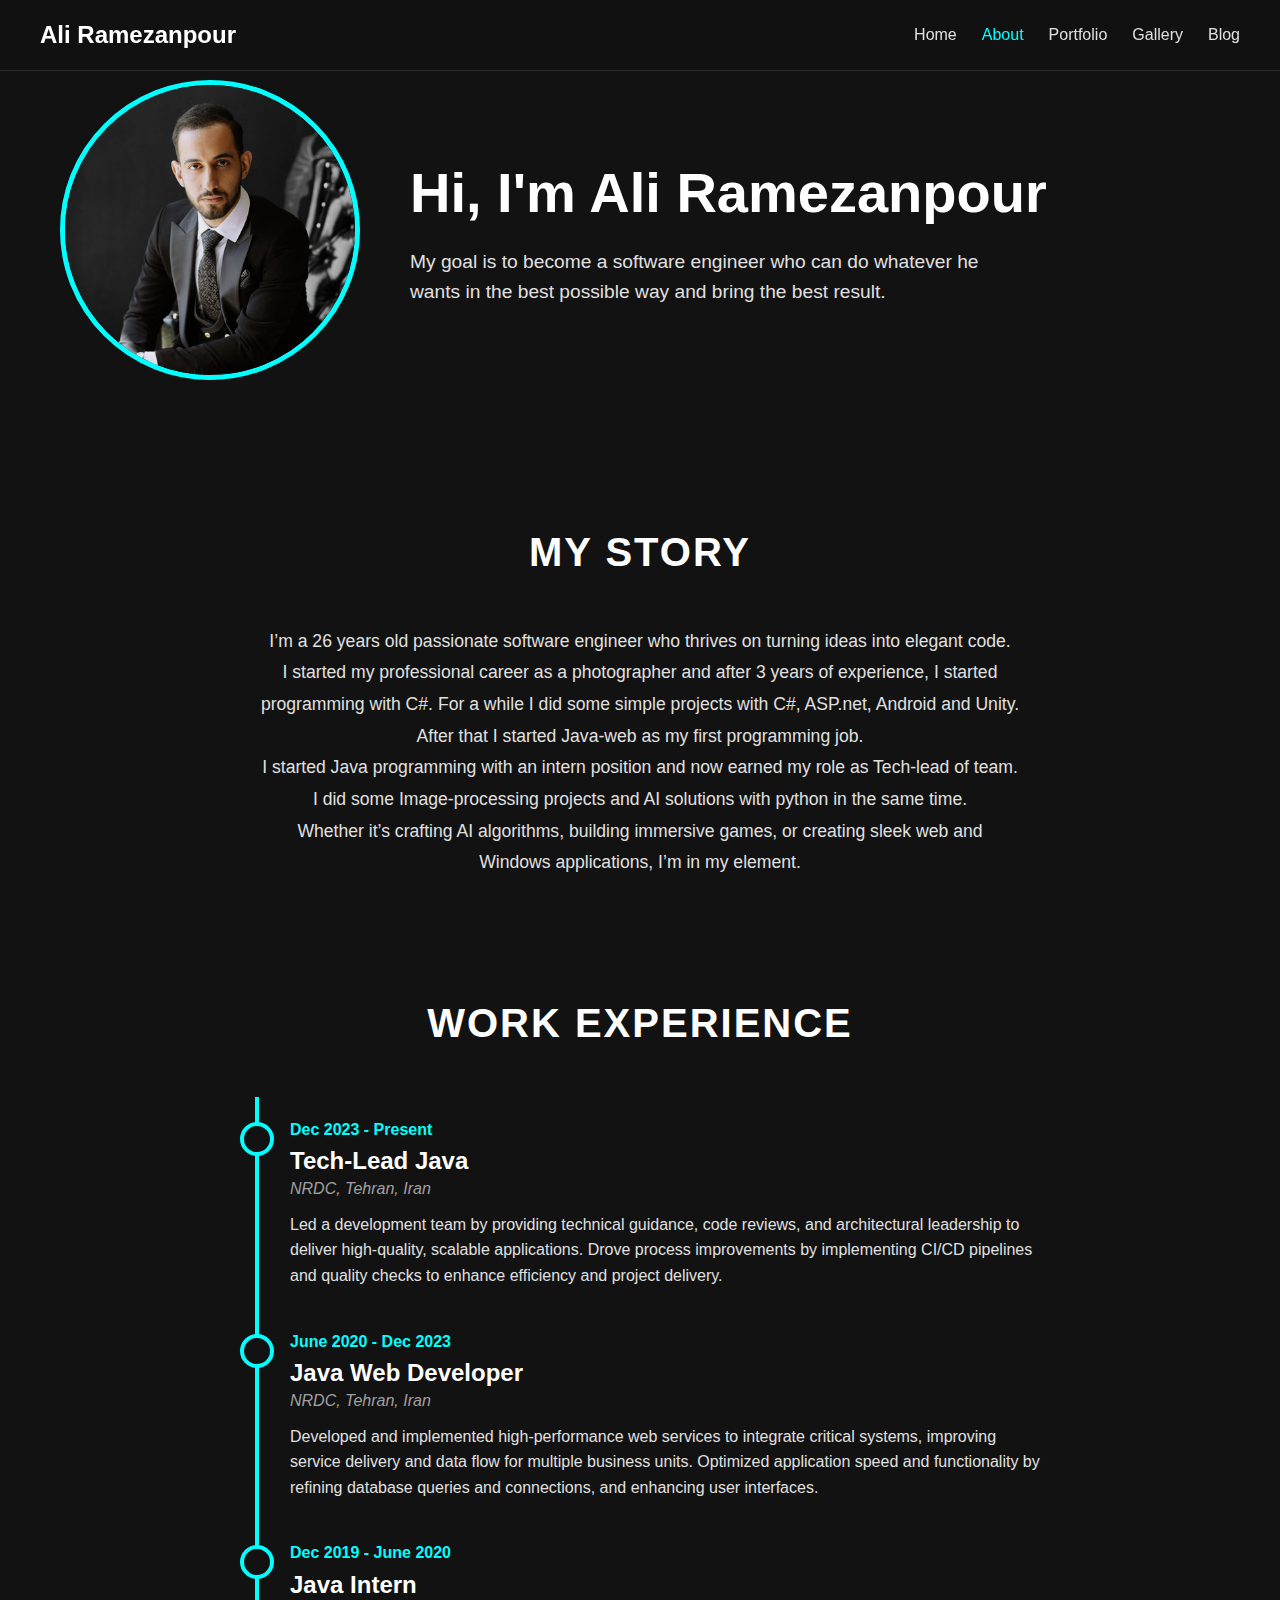
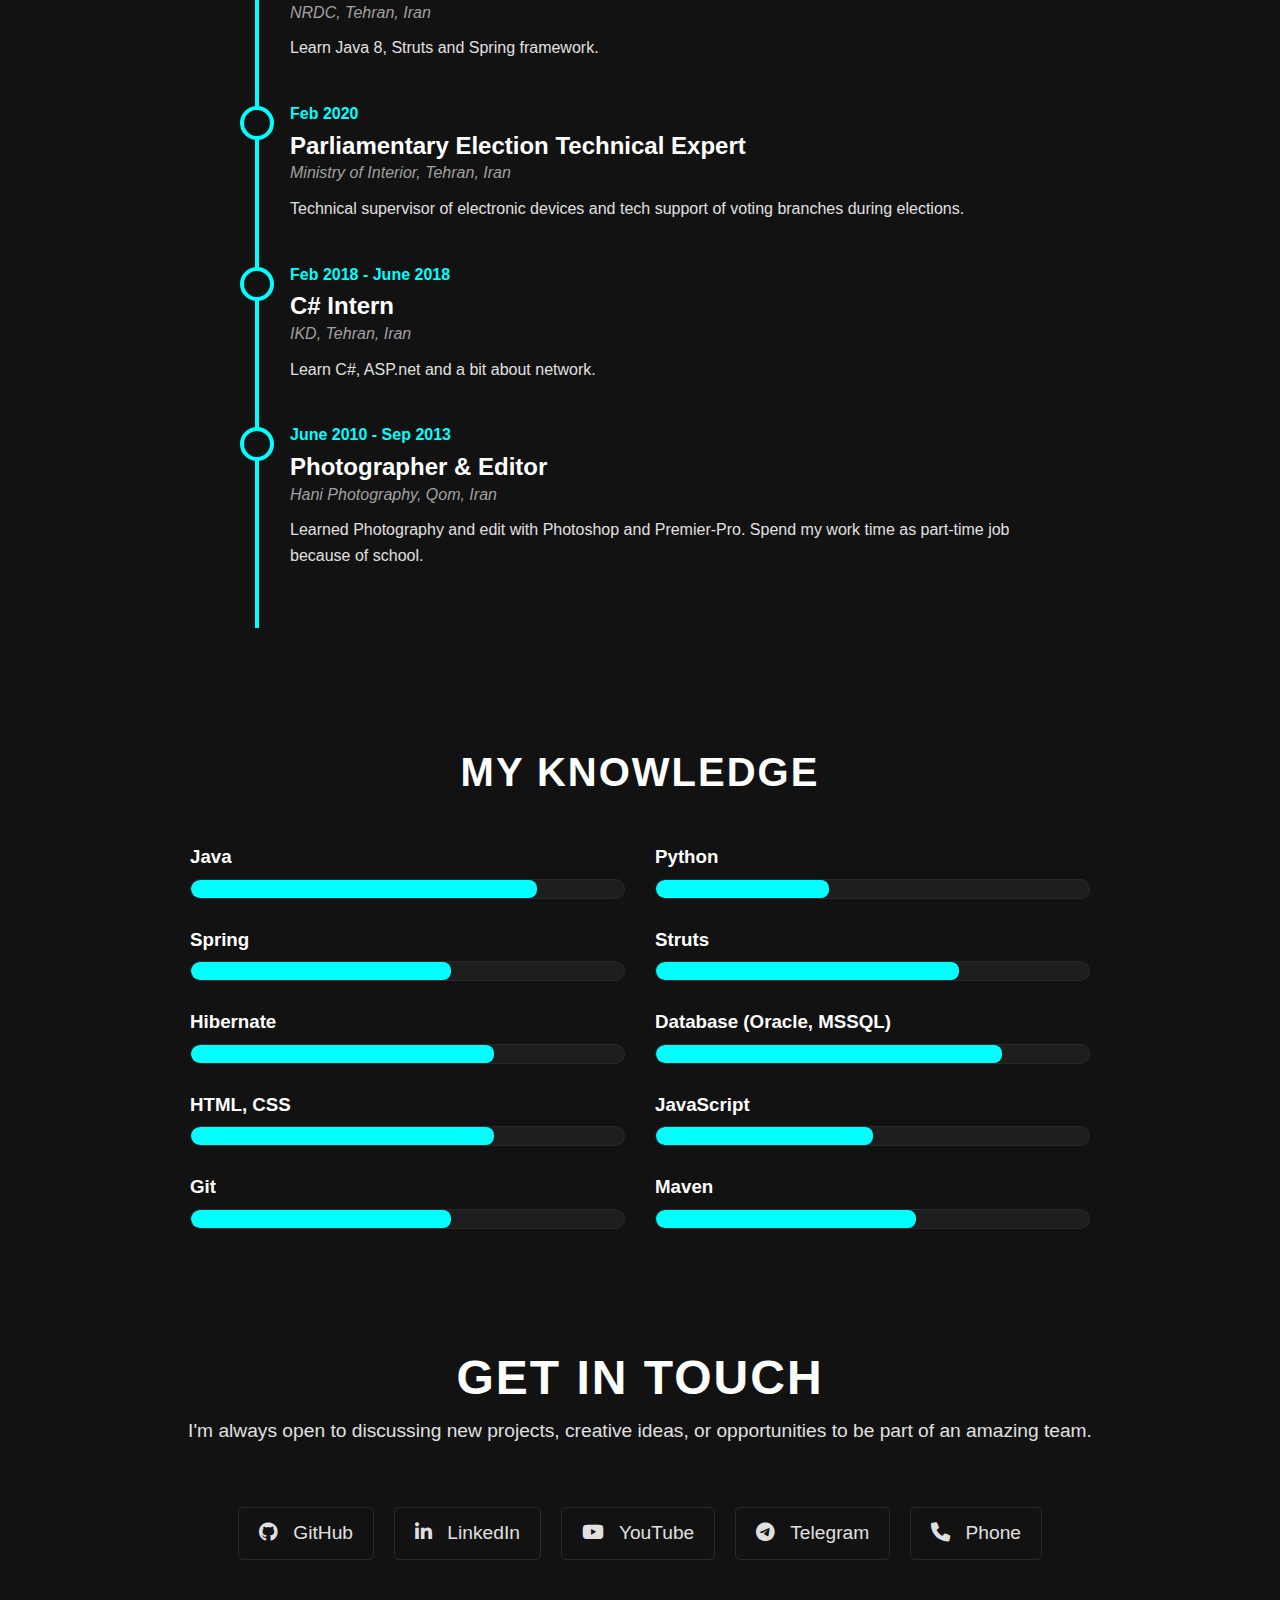
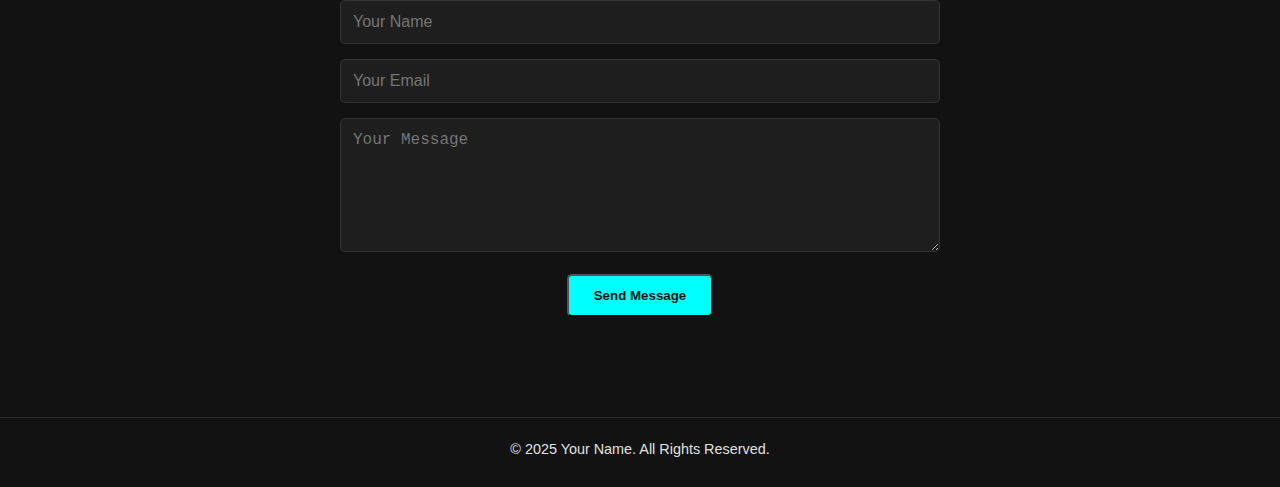
<file: src/about/about.html>
<!DOCTYPE html>
<html lang="en">
<head>
    <meta charset="UTF-8">
    <meta name="viewport" content="width=device-width, initial-scale=1.0">
    <title>About Ali Ramezanpour</title>
    <link rel="stylesheet" href="https://cdnjs.cloudflare.com/ajax/libs/font-awesome/6.0.0-beta3/css/all.min.css">
    <link rel="stylesheet" href="../assets/style.css">
    <link rel="stylesheet" href="../portfolio/portfolio.css">
    <link rel="stylesheet" href="../gallery/gallery.css">
    <link rel="stylesheet" href="../blog/blog.css">
    <link rel="stylesheet" href="about.css">
</head>
<body>

<!-- Header & Navigation -->
<header>
    <nav>
        <div class="logo">Ali Ramezanpour</div>
        <ul>
            <li><a href="../../index.html">Home</a></li>
            <li><a href="#about-intro" class="active">About</a></li>
            <li><a href="../portfolio/portfolio.html">Portfolio</a></li>
            <li><a href="../gallery/gallery.html">Gallery</a></li>
            <li><a href="../blog/blog.html">Blog</a></li>
        </ul>
    </nav>
</header>

<main>
    <!-- Top Introduction Section -->
    <section id="about-intro">
        <div class="intro-image">
            <img src="../images/about/profile-image.jpg" alt="A professional photo of Ali Ramezanpour">
        </div>
        <div class="intro-text">
            <h1>Hi, I'm Ali Ramezanpour</h1>
            <p>My goal is to become a software engineer who can do whatever he wants in the best possible way and bring the best result.</p>
        </div>
    </section>

    <!-- Detailed Bio Section -->
    <section id="about-details">
        <h2>My Story</h2>
        <p>I’m a 26 years old passionate software engineer who thrives on turning ideas into elegant code.<br/>
            I started my professional career as a photographer and after 3 years of experience, I started programming with C#.
            For a while I did some simple projects with C#, ASP.net, Android and Unity. After that I started Java-web as my first programming job.<br/>
            I started Java programming with an intern position and now earned my role as Tech-lead of team.
            I did some Image-processing projects and AI solutions with python in the same time.<br/>
            Whether it’s crafting AI algorithms, building immersive games, or creating sleek web and Windows applications, I’m in my element.</p>
    </section>

    <!-- Work Experience Section -->
    <section id="experience">
        <h2>Work Experience</h2>
        <div class="timeline">
            <!-- Timeline Item 1 -->
            <div class="timeline-item">
                <div class="timeline-dot"></div>
                <div class="timeline-date">Dec 2023 - Present</div>
                <div class="timeline-content">
                    <h3>Tech-Lead Java</h3>
                    <p class="company">NRDC, Tehran, Iran</p>
                    <p>Led a development team by providing technical guidance, code reviews, and architectural leadership to deliver high-quality, scalable applications. Drove process improvements by implementing CI/CD pipelines and quality checks to enhance efficiency and project delivery.</p>
                </div>
            </div>
            <!-- Timeline Item 2 -->
            <div class="timeline-item">
                <div class="timeline-dot"></div>
                <div class="timeline-date">June 2020 - Dec 2023</div>
                <div class="timeline-content">
                    <h3>Java Web Developer</h3>
                    <p class="company">NRDC, Tehran, Iran</p>
                    <p>Developed and implemented high-performance web services to integrate critical systems, improving service delivery and data flow for multiple business units. Optimized application speed and functionality by refining database queries and connections, and enhancing user interfaces.</p>
                </div>
            </div>
            <!-- Timeline Item 3 -->
            <div class="timeline-item">
                <div class="timeline-dot"></div>
                <div class="timeline-date">Dec 2019 - June 2020</div>
                <div class="timeline-content">
                    <h3>Java Intern</h3>
                    <p class="company">NRDC, Tehran, Iran</p>
                    <p>Learn Java 8, Struts and Spring framework.</p>
                </div>
            </div>
            <!-- Timeline Item 4 -->
            <div class="timeline-item">
                <div class="timeline-dot"></div>
                <div class="timeline-date">Feb 2020</div>
                <div class="timeline-content">
                    <h3>Parliamentary Election Technical Expert</h3>
                    <p class="company">Ministry of Interior, Tehran, Iran</p>
                    <p>Technical supervisor of electronic devices and tech support of voting branches during elections.</p>
                </div>
            </div>
            <!-- Timeline Item 5 -->
            <div class="timeline-item">
                <div class="timeline-dot"></div>
                <div class="timeline-date">Feb 2018 - June 2018</div>
                <div class="timeline-content">
                    <h3>C# Intern</h3>
                    <p class="company">IKD, Tehran, Iran</p>
                    <p>Learn C#, ASP.net and a bit about network.</p>
                </div>
            </div>
            <!-- Timeline Item 6 -->
            <div class="timeline-item">
                <div class="timeline-dot"></div>
                <div class="timeline-date">June 2010 - Sep 2013</div>
                <div class="timeline-content">
                    <h3>Photographer & Editor</h3>
                    <p class="company">Hani Photography, Qom, Iran</p>
                    <p>Learned Photography and edit with Photoshop and Premier-Pro. Spend my work time as part-time job because of school.</p>
                </div>
            </div>
            <!-- Add more items as needed -->
        </div>
    </section>

    <!-- Skills Section -->
    <section id="skills">
        <h2>My Knowledge</h2>
        <div class="skills-grid">
            <div class="skill-item">
                <h3>Java</h3>
                <div class="skill-level-bar"><div class="skill-level" style="width: 80%;"></div></div>
            </div>
            <div class="skill-item">
                <h3>Python</h3>
                <div class="skill-level-bar"><div class="skill-level" style="width: 40%;"></div></div>
            </div>
            <div class="skill-item">
                <h3>Spring</h3>
                <div class="skill-level-bar"><div class="skill-level" style="width: 60%;"></div></div>
            </div>
            <div class="skill-item">
                <h3>Struts</h3>
                <div class="skill-level-bar"><div class="skill-level" style="width: 70%;"></div></div>
            </div>
            <div class="skill-item">
                <h3>Hibernate</h3>
                <div class="skill-level-bar"><div class="skill-level" style="width: 70%;"></div></div>
            </div>
            <div class="skill-item">
                <h3>Database (Oracle, MSSQL)</h3>
                <div class="skill-level-bar"><div class="skill-level" style="width: 80%;"></div></div>
            </div>
            <div class="skill-item">
                <h3>HTML, CSS</h3>
                <div class="skill-level-bar"><div class="skill-level" style="width: 70%;"></div></div>
            </div>
            <div class="skill-item">
                <h3>JavaScript</h3>
                <div class="skill-level-bar"><div class="skill-level" style="width: 50%;"></div></div>
            </div>
            <div class="skill-item">
                <h3>Git</h3>
                <div class="skill-level-bar"><div class="skill-level" style="width: 60%;"></div></div>
            </div>
            <div class="skill-item">
                <h3>Maven</h3>
                <div class="skill-level-bar"><div class="skill-level" style="width: 60%;"></div></div>
            </div>
        </div>
    </section>

    <!-- Contact Section -->
    <section id="contact">
        <div class="page-title">
            <h2>Get In Touch</h2>
            <p>I'm always open to discussing new projects, creative ideas, or opportunities to be part of an amazing team.</p>
        </div>
        <div class="social-links">
            <a href="https://github.com/amirdehi" target="_blank"><i class="fab fa-github"></i> GitHub</a>
            <a href="https://www.linkedin.com/in/ali-r-amirdehi" target="_blank"><i class="fab fa-linkedin-in"></i> LinkedIn</a>
            <a href="https://www.linkedin.com/in/ali-r-amirdehi" target="_blank"><i class="fab fa-youtube"></i> YouTube</a>
            <a href="https://t.me/ali_r_amirdehi" target="_blank"><i class="fab fa-telegram"></i> Telegram</a>
            <a href="tel:+989904977317" target="_blank"><i class="fa fa-phone"></i> Phone</a>
        </div>

        <div class="contact-form-container">
            <form id="contact-form">
                <input type="text" id="contact-name" placeholder="Your Name" required>
                <input type="email" id="contact-email" placeholder="Your Email" required>
                <textarea id="contact-message" rows="6" placeholder="Your Message" required></textarea>
                <button type="submit" class="btn">Send Message</button>
            </form>
        </div>
    </section>
</main>

<footer>
    <p>&copy; 2025 Your Name. All Rights Reserved.</p>
</footer>

<script>
    document.getElementById('contact-form').addEventListener('submit', function(event) {
        event.preventDefault();
        const recipientEmail = 'contact@amirdehi.ir';
        const name = document.getElementById('contact-name').value;
        const email = document.getElementById('contact-email').value;
        const message = document.getElementById('contact-message').value;
        const subject = `Contact Form Submission from ${name}`;
        const body = `You have a new message from your website contact form.\n\nFrom: ${name}\nEmail: ${email}\n\nMessage:\n${message}`;
        window.location.href = `mailto:${recipientEmail}?subject=${encodeURIComponent(subject)}&body=${encodeURIComponent(body)}`;
        alert('Thank you! I will get back to you very soon.');
    });
</script>

</body>
</html>
</file>
<file: src/assets/style.css>
/* --- Global Styles & Variables --- */
:root {
    --dark-bg: #121212;
    --primary-text: #E0E0E0;
    --card-bg: #1E1E1E;
    --accent-color: #00FFFF; /* Electric Teal */
    --accent-hover: #00BABA;
    --border-color: #2a2a2a;
}

* {
    margin: 0;
    padding: 0;
    box-sizing: border-box;
}

html {
    scroll-behavior: smooth;
    scroll-padding-top: 70px; /* Offset for fixed header */
}

body {
    font-family: -apple-system, BlinkMacSystemFont, 'Segoe UI', Roboto, Helvetica, Arial, sans-serif;
    background-color: var(--dark-bg);
    color: var(--primary-text);
    line-height: 1.6;
}

h1, h2, h3 {
    color: #ffffff;
    line-height: 1.2;
}

h2 {
    font-size: 2.5rem;
    text-align: center;
    margin-bottom: 40px;
    text-transform: uppercase;
    letter-spacing: 2px;
}

section {
    padding: 60px 20px;
    max-width: 1200px;
    margin: 0 auto;
}

/* --- Header & Navigation --- */
header {
    background-color: rgba(18, 18, 18, 0.85);
    backdrop-filter: blur(10px);
    width: 100%;
    padding: 0 20px;
    position: fixed;
    top: 0;
    left: 0;
    z-index: 1000;
    border-bottom: 1px solid var(--border-color);
}

nav {
    display: flex;
    justify-content: space-between;
    align-items: center;
    max-width: 1200px;
    margin: 0 auto;
    height: 70px;
}

nav .logo {
    font-size: 1.5rem;
    font-weight: bold;
    color: #ffffff;
}

nav ul {
    list-style: none;
    display: flex;
    gap: 25px;
}

nav a {
    color: var(--primary-text);
    text-decoration: none;
    font-size: 1rem;
    padding: 5px 0;
    transition: color 0.3s ease;
}

nav a:hover, nav a.active {
    color: var(--accent-color);
}

/* for buttons */
.btn {
    display: inline-block;
    background-color: var(--accent-color);
    color: var(--dark-bg);
    padding: 12px 25px;
    text-decoration: none;
    border-radius: 5px;
    font-weight: bold;
    text-align: center;
    transition: background-color 0.3s ease;
}

.btn:hover {
    background-color: var(--accent-hover);
}

/* --- Home/Hero Section --- */
#about {
    min-height: 100vh;
    display: flex;
    justify-content: center;
    align-items: center;
    text-align: center;
}

.hero-content h1 {
    font-size: 3.5rem;
    margin-bottom: 20px;
}

.hero-content p {
    font-size: 1.2rem;
    max-width: 600px;
}

/* --- Portfolio Section --- */
.portfolio-grid {
    display: grid;
    grid-template-columns: repeat(auto-fit, minmax(300px, 1fr));
    gap: 25px;
}

.portfolio-item {
    background-color: var(--card-bg);
    border: 1px solid var(--border-color);
    border-radius: 8px;
    overflow: hidden;
    cursor: pointer;
    transition: transform 0.3s ease, box-shadow 0.3s ease;
}

.portfolio-item:hover {
    transform: translateY(-5px);
    box-shadow: 0 10px 20px rgba(0, 0, 0, 0.2);
}

.portfolio-item img {
    width: 100%;
    height: 200px;
    object-fit: cover;
    display: block;
}

.portfolio-item h3 {
    padding: 20px;
    font-size: 1.2rem;
    text-align: center;
}

/* --- Gallery Section --- */
.gallery-grid {
    display: grid;
    grid-template-columns: repeat(auto-fit, minmax(250px, 1fr));
    gap: 15px;
}

.gallery-item img {
    width: 100%;
    height: 100%;
    object-fit: cover;
    border-radius: 8px;
    cursor: pointer;
    transition: transform 0.3s ease, filter 0.3s ease;
}

.gallery-item img:hover {
    transform: scale(1.05);
    filter: brightness(1.2);
}

/* --- Blog Section --- */
.blog-list {
    display: flex;
    flex-direction: column;
    gap: 40px;
}

.blog-post {
    display: flex;
    gap: 25px;
    background-color: var(--card-bg);
    padding: 20px;
    border-radius: 8px;
    border: 1px solid var(--border-color);
}

.blog-post img {
    width: 200px;
    height: auto;
    object-fit: cover;
    border-radius: 5px;
}

.blog-content h3 {
    margin-bottom: 10px;
    color: var(--accent-color);
}

.read-more {
    display: inline-block;
    margin-top: 15px;
    color: var(--accent-color);
    text-decoration: none;
    font-weight: bold;
    transition: color 0.3s ease;
}

.read-more:hover {
    color: var(--accent-hover);
}

/* --- Footer --- */
footer {
    text-align: center;
    padding: 20px;
    margin-top: 40px;
    border-top: 1px solid var(--border-color);
    font-size: 0.9rem;
}

/* --- Modal --- */
.modal {
    display: none;
    position: fixed;
    z-index: 2000;
    left: 0;
    top: 0;
    width: 100%;
    height: 100%;
    overflow: auto;
    background-color: rgba(0,0,0,0.9);
}

.modal-content {
    background-color: var(--card-bg);
    margin: 5% auto;
    padding: 30px;
    border: 1px solid var(--border-color);
    width: 80%;
    max-width: 700px;
    border-radius: 8px;
    position: relative;
    animation: fadeIn 0.5s;
}

#modal-image {
    width: 100%;
    max-height: 70vh;
    object-fit: contain;
    margin-bottom: 20px;
}

#modal-title {
    font-size: 1.8rem;
    margin-bottom: 10px;
    color: var(--accent-color);
}

.close-button {
    color: #aaa;
    position: absolute;
    top: 15px;
    right: 25px;
    font-size: 35px;
    font-weight: bold;
    cursor: pointer;
}

.close-button:hover, .close-button:focus {
    color: white;
}

@keyframes fadeIn {
    from { opacity: 0; transform: scale(0.95); }
    to { opacity: 1; transform: scale(1); }
}

/* --- Responsive Design --- */
@media (max-width: 768px) {
    h1 { font-size: 2.5rem; }
    h2 { font-size: 2rem; }

    nav ul {
        display: none; /* Simple approach for mobile; a hamburger menu would require more JS */
    }

    .blog-post {
        flex-direction: column;
    }

    .blog-post img {
        width: 100%;
        height: 200px;
    }

    .modal-content {
        width: 95%;
    }
}

.section-more-link {
    text-align: center;
    margin-top: 50px; /* Adds space above the button */
}
</file>
<file: src/portfolio/portfolio.css>
/* --- Portfolio List Page Styles (`portfolio.html`) --- */

.page-title {
    text-align: center;
    margin-bottom: 60px;
}

.page-title h2 {
    font-size: 3rem;
    margin-bottom: 10px;
}

.page-title p {
    font-size: 1.2rem;
    color: var(--primary-text);
}

.portfolio-container {
    display: grid;
    grid-template-columns: repeat(auto-fit, minmax(320px, 1fr));
    gap: 30px;
}

.portfolio-card {
    background-color: var(--card-bg);
    border: 1px solid var(--border-color);
    border-radius: 8px;
    overflow: hidden;
    display: flex;
    flex-direction: column;
    transition: transform 0.3s ease, box-shadow 0.3s ease;
}

.portfolio-card:hover {
    transform: translateY(-5px);
    box-shadow: 0 10px 20px rgba(0, 0, 0, 0.2);
}

.portfolio-card img {
    width: 100%;
    height: 220px;
    object-fit: cover;
}

.card-content {
    padding: 25px;
    display: flex;
    flex-direction: column;
    flex-grow: 1; /* Allows the content to fill space */
}

.card-content h3 {
    font-size: 1.5rem;
    margin-bottom: 15px;
    color: #ffffff;
}

.card-content .short-description {
    flex-grow: 1; /* Pushes the button to the bottom */
    margin-bottom: 20px;
}

.btn {
    display: inline-block;
    background-color: var(--accent-color);
    color: var(--dark-bg);
    padding: 12px 25px;
    text-decoration: none;
    border-radius: 5px;
    font-weight: bold;
    text-align: center;
    transition: background-color 0.3s ease;
}

.btn:hover {
    background-color: var(--accent-hover);
}


/* --- Portfolio Detail Page Styles (`portfolio-detail.html`) --- */

.project-header {
    text-align: center;
    margin-bottom: 40px;
}

.project-header h1 {
    font-size: 3.5rem;
    color: var(--accent-color);
}

.project-subtitle {
    font-size: 1.3rem;
    color: var(--primary-text);
}

.project-main-image img {
    width: 100%;
    border-radius: 8px;
    margin-bottom: 40px;
}

.project-content {
    display: grid;
    grid-template-columns: 3fr 1fr;
    gap: 50px;
    margin-bottom: 60px;
}

.project-description h2 {
    text-align: left;
    font-size: 2rem;
    margin-bottom: 20px;
    text-transform: none;
    letter-spacing: 0;
}

.project-sidebar {
    background-color: var(--card-bg);
    padding: 25px;
    border-radius: 8px;
    border: 1px solid var(--border-color);
}

.project-sidebar h3 {
    font-size: 1.4rem;
    margin-bottom: 15px;
    border-bottom: 2px solid var(--accent-color);
    padding-bottom: 10px;
}

.tech-list {
    list-style-type: none;
    padding-left: 0;
    margin-bottom: 30px;
}

.tech-list li {
    background-color: rgba(255, 255, 255, 0.05);
    padding: 8px 12px;
    border-radius: 5px;
    margin-bottom: 8px;
}

.project-links .btn-link {
    display: block;
    background-color: #333;
    color: var(--primary-text);
    padding: 12px;
    text-align: center;
    border-radius: 5px;
    text-decoration: none;
    font-weight: bold;
    margin-bottom: 10px;
    transition: background-color 0.3s ease;
}

.project-links .btn-link:hover {
    background-color: #444;
}

.project-links .btn-link.github {
    background-color: #24292e; /* GitHub color */
}
.project-links .btn-link.github:hover {
    background-color: #3a4148;
}

.project-gallery h2 {
    text-align: center;
    margin-bottom: 30px;
}

.detail-gallery-grid {
    display: grid;
    grid-template-columns: repeat(auto-fit, minmax(300px, 1fr));
    gap: 20px;
}

.detail-gallery-grid img {
    width: 100%;
    border-radius: 8px;
    cursor: pointer;
    transition: transform 0.3s ease;
}

.detail-gallery-grid img:hover {
    transform: scale(1.03);
}

/* --- Responsive Design for Portfolio Pages --- */
@media (max-width: 900px) {
    .project-content {
        grid-template-columns: 1fr;
    }
}

@media (max-width: 768px) {
    .project-header h1 {
        font-size: 2.5rem;
    }
}
</file>
<file: src/gallery/gallery.css>
/* --- Gallery Hub Page Styles (`gallery.html`) --- */

.album-grid {
    display: grid;
    grid-template-columns: repeat(auto-fit, minmax(350px, 1fr));
    gap: 30px;
}

.album-card {
    position: relative;
    display: block;
    overflow: hidden;
    border-radius: 8px;
    border: 1px solid var(--border-color);
    height: 280px;
    text-decoration: none;
}

.album-card img {
    width: 100%;
    height: 100%;
    object-fit: cover;
    transition: transform 0.4s ease, filter 0.4s ease;
}

.album-card:hover img {
    transform: scale(1.1);
    filter: brightness(0.7);
}

.album-overlay {
    position: absolute;
    top: 0;
    left: 0;
    width: 100%;
    height: 100%;
    display: flex;
    justify-content: center;
    align-items: center;
    background-color: rgba(0, 0, 0, 0.4);
    transition: background-color 0.4s ease;
}

.album-card:hover .album-overlay {
    background-color: rgba(0, 0, 0, 0.2);
}

.album-overlay h3 {
    color: #ffffff;
    font-size: 2rem;
    text-transform: uppercase;
    letter-spacing: 1px;
    text-shadow: 2px 2px 4px rgba(0, 0, 0, 0.7);
    transform: translateY(10px);
    opacity: 0;
    transition: transform 0.4s ease, opacity 0.4s ease;
}

.album-card:hover .album-overlay h3 {
    transform: translateY(0);
    opacity: 1;
}


/* --- Album Detail Page Styles (`album-template.html`) --- */

.back-to-galleries {
    display: inline-block;
    margin-top: 20px;
    color: var(--accent-color);
    text-decoration: none;
    font-size: 1rem;
}

.back-to-galleries:hover {
    text-decoration: underline;
}

.photo-grid {
    display: grid;
    grid-template-columns: repeat(auto-fill, minmax(250px, 1fr));
    gap: 15px;
    margin-top: 40px;
}

.photo-item img {
    width: 100%;
    height: 100%;
    object-fit: cover;
    border-radius: 8px;
    cursor: pointer;
    transition: transform 0.3s ease, box-shadow 0.3s ease;
    border: 1px solid var(--border-color);
}

.photo-item img:hover {
    transform: scale(1.03);
    box-shadow: 0 8px 15px rgba(0, 0, 0, 0.3);
}

       /* Final CSS for photo grid */
   .photo-grid {
       display: grid;
       grid-template-columns: repeat(auto-fill, minmax(250px, 1fr));
       gap: 15px;
       margin-top: 40px;
   }

.photo-grid .gallery-item img { /* Targeting the right element for JS compatibility */
    width: 100%;
    height: 100%;
    object-fit: cover;
    border-radius: 8px;
    cursor: pointer;
    transition: transform 0.3s ease, box-shadow 0.3s ease;
    border: 1px solid var(--border-color);
}

.photo-grid .gallery-item img:hover {
    transform: scale(1.03);
    box-shadow: 0 8px 15px rgba(0, 0, 0, 0.3);
}

/* Okay, the CSS and the mental model are now robust. The HTML templates provided will work with the previously provided JS. */
</file>
<file: src/blog/blog.css>
/* --- Blog Listing Page Styles (`blog.html`) --- */

.post-container {
    display: grid;
    grid-template-columns: repeat(auto-fit, minmax(320px, 1fr));
    gap: 30px;
}

.post-card {
    background-color: var(--card-bg);
    border: 1px solid var(--border-color);
    border-radius: 8px;
    overflow: hidden;
    display: flex;
    flex-direction: column;
}

.post-card img {
    width: 100%;
    height: 200px;
    object-fit: cover;
}

.post-card .card-content {
    padding: 25px;
    display: flex;
    flex-direction: column;
    flex-grow: 1;
}

.post-excerpt {
    flex-grow: 1;
    margin-bottom: 20px;
}

.post-tags {
    margin-bottom: 20px;
    display: flex;
    flex-wrap: wrap;
    gap: 8px;
}

.post-tags span {
    background-color: rgba(0, 255, 255, 0.1); /* Accent color with alpha */
    color: var(--accent-color);
    padding: 5px 10px;
    border-radius: 20px;
    font-size: 0.8rem;
    font-weight: 500;
}


/* --- Blog Post Detail Page Styles (`post-template.html`) --- */

#post-detail {
    max-width: 800px; /* Optimal width for reading */
    margin: 0 auto;
}

.post-header {
    text-align: center;
    margin-bottom: 30px;
    margin-top: 70px;
}

.post-title {
    font-size: 3rem;
    line-height: 1.2;
    margin-bottom: 15px;
    color: #ffffff;
}

.post-meta {
    font-size: 0.9rem;
    color: #a0a0a0;
}

.post-tags-detail {
    display: inline-flex;
    flex-wrap: wrap;
    justify-content: center;
    gap: 15px;
    margin-left: 15px;
}
.post-tags-detail span {
    color: var(--primary-text);
}

.post-main-image {
    margin-bottom: 40px;
}

.post-main-image img {
    width: 100%;
    border-radius: 8px;
}

.article-content {
    font-size: 1.1rem;
    line-height: 1.7;
}

.article-content h2 {
    font-size: 1.8rem;
    margin-top: 40px;
    margin-bottom: 20px;
    text-align: left;
    text-transform: none;
    letter-spacing: 0;
    color: var(--accent-color);
}

.article-content a {
    color: var(--accent-color);
    text-decoration: none;
    font-weight: bold;
}
.article-content a:hover {
    text-decoration: underline;
}

/* Quote Block */
.article-content blockquote {
    border-left: 4px solid var(--accent-color);
    padding-left: 25px;
    margin: 30px 0;
    font-style: italic;
    font-size: 1.2rem;
    color: #c0c0c0;
}

/* Code Block */
.code-block {
    background-color: #0d0d0d;
    border: 1px solid var(--border-color);
    border-radius: 8px;
    padding: 20px;
    font-family: 'Courier New', Courier, monospace;
    font-size: 0.95rem;
    white-space: pre-wrap; /* Ensures long lines of code wrap */
    overflow-x: auto; /* Adds a scrollbar if needed */
    margin: 30px 0;
}

/* Responsive Video Player */
.video-container {
    position: relative;
    padding-bottom: 56.25%; /* 16:9 aspect ratio */
    height: 0;
    overflow: hidden;
    max-width: 100%;
    background: #000;
    border-radius: 8px;
    margin: 30px 0;
}

.video-container iframe {
    position: absolute;
    top: 0;
    left: 0;
    width: 100%;
    height: 100%;
}

/* Post Actions & Comments */
.post-actions {
    margin: 50px 0;
    padding-top: 20px;
    border-top: 1px solid var(--border-color);
    display: flex;
    align-items: center;
    gap: 15px;
    color: #c0c0c0;
}

.like-btn, .dislike-btn {
    background: var(--card-bg);
    border: 1px solid var(--border-color);
    color: var(--primary-text);
    padding: 8px 15px;
    border-radius: 5px;
    cursor: pointer;
    transition: background-color 0.2s, transform 0.2s;
}
.like-btn:hover, .dislike-btn:hover {
    background-color: #2a2a2a;
}
.like-btn:active, .dislike-btn:active {
    transform: scale(0.95);
}

.comment-section {
    margin-top: 40px;
    padding: 40px 0;
    border-top: 1px solid var(--border-color);
}

.comment-section h2 {
    text-align: center;
    margin-bottom: 10px;
}

.comment-subtitle {
    text-align: center;
    font-size: 0.9rem;
    color: #a0a0a0;
    margin-bottom: 30px;
}

#comment-form .form-group {
    margin-bottom: 20px;
}

#comment-form label {
    display: block;
    margin-bottom: 8px;
    color: #c0c0c0;
    font-weight: bold;
}

#comment-form input,
#comment-form textarea {
    width: 100%;
    padding: 12px;
    background-color: #1E1E1E;
    border: 1px solid #333;
    border-radius: 5px;
    color: var(--primary-text);
    font-size: 1rem;
    transition: border-color 0.3s ease;
}

#comment-form input:focus,
#comment-form textarea:focus {
    outline: none;
    border-color: var(--accent-color);
}

#form-status {
    text-align: center;
    margin-top: 20px;
    font-weight: bold;
}
</file>
<file: src/about/about.css>
/* --- About Me - Intro Section --- */
#about-intro {
    display: flex;
    align-items: center;
    gap: 50px;
    padding: 80px 20px; /* More padding */
}

.intro-image img {
    width: 300px;
    height: 300px;
    object-fit: cover;
    border-radius: 50%;
    border: 5px solid var(--accent-color);
}

.intro-text h1 {
    font-size: 3.5rem;
    margin-bottom: 20px;
}

.intro-text p {
    font-size: 1.2rem;
    max-width: 600px;
}

/* --- About Me - Details Section --- */
#about-details {
    max-width: 800px;
    margin: 0 auto;
    text-align: center;
}

#about-details h2, #experience h2, #skills h2 {
    text-align: center;
    font-size: 2.5rem;
    margin-bottom: 50px;
}

#about-details p {
    font-size: 1.1rem;
    line-height: 1.8;
}

/* --- Experience Timeline --- */
.timeline {
    position: relative;
    max-width: 800px;
    margin: 0 auto;
    padding: 20px 0;
}

.timeline::before {
    content: '';
    position: absolute;
    left: 15px;
    top: 0;
    width: 4px;
    height: 100%;
    background-color: var(--accent-color);
}

.timeline-item {
    margin-bottom: 40px;
    padding-left: 50px;
    position: relative;
}

.timeline-dot {
    position: absolute;
    left: 0;
    top: 5px;
    width: 34px; /* Dot size */
    height: 34px;
    background-color: var(--dark-bg);
    border: 4px solid var(--accent-color);
    border-radius: 50%;
}

.timeline-date {
    font-weight: bold;
    color: var(--accent-color);
    margin-bottom: 5px;
}

.timeline-content h3 {
    font-size: 1.5rem;
    color: #fff;
}

.timeline-content .company {
    font-style: italic;
    color: #a0a0a0;
    margin-bottom: 10px;
}

/* --- Skills Section --- */
.skills-grid {
    display: grid;
    grid-template-columns: repeat(auto-fit, minmax(300px, 1fr));
    gap: 30px;
    max-width: 900px;
    margin: 0 auto;
}

.skill-item h3 {
    margin-bottom: 10px;
}

.skill-level-bar {
    width: 100%;
    height: 20px;
    background-color: var(--card-bg);
    border: 1px solid var(--border-color);
    border-radius: 10px;
    overflow: hidden;
}

.skill-level {
    height: 100%;
    background: var(--accent-color);
    border-radius: 8px;
}

/* --- Contact & Social Links Section --- */
#contact {
    text-align: center;
}

.social-links {
    margin: 40px 0;
    display: flex;
    justify-content: center;
    gap: 20px;
}

.social-links a {
    color: var(--primary-text);
    text-decoration: none;
    font-size: 1.2rem;
    padding: 10px 20px;
    border: 1px solid var(--border-color);
    border-radius: 5px;
    transition: all 0.3s ease;
}

.social-links a:hover {
    background-color: var(--accent-color);
    color: var(--dark-bg);
    border-color: var(--accent-color);
}

.social-links i {
    margin-right: 10px;
}

.contact-form-container {
    max-width: 600px;
    margin: 0 auto;
}
.contact-form-container input,
.contact-form-container textarea {
    width: 100%;
    padding: 12px;
    background-color: var(--card-bg);
    border: 1px solid #333;
    border-radius: 5px;
    color: var(--primary-text);
    font-size: 1rem;
    margin-bottom: 15px;
}
.contact-form-container input:focus,
.contact-form-container textarea:focus {
    outline: none;
    border-color: var(--accent-color);
}

/* Responsive Adjustments */
@media (max-width: 768px) {
    #about-intro {
        flex-direction: column;
        text-align: center;
    }
    .intro-image img {
        width: 200px;
        height: 200px;
    }
    .timeline::before {
        left: 10px;
    }
    .timeline-item {
        padding-left: 40px;
    }
    .timeline-dot {
        width: 24px;
        height: 24px;
    }
}
</file>
